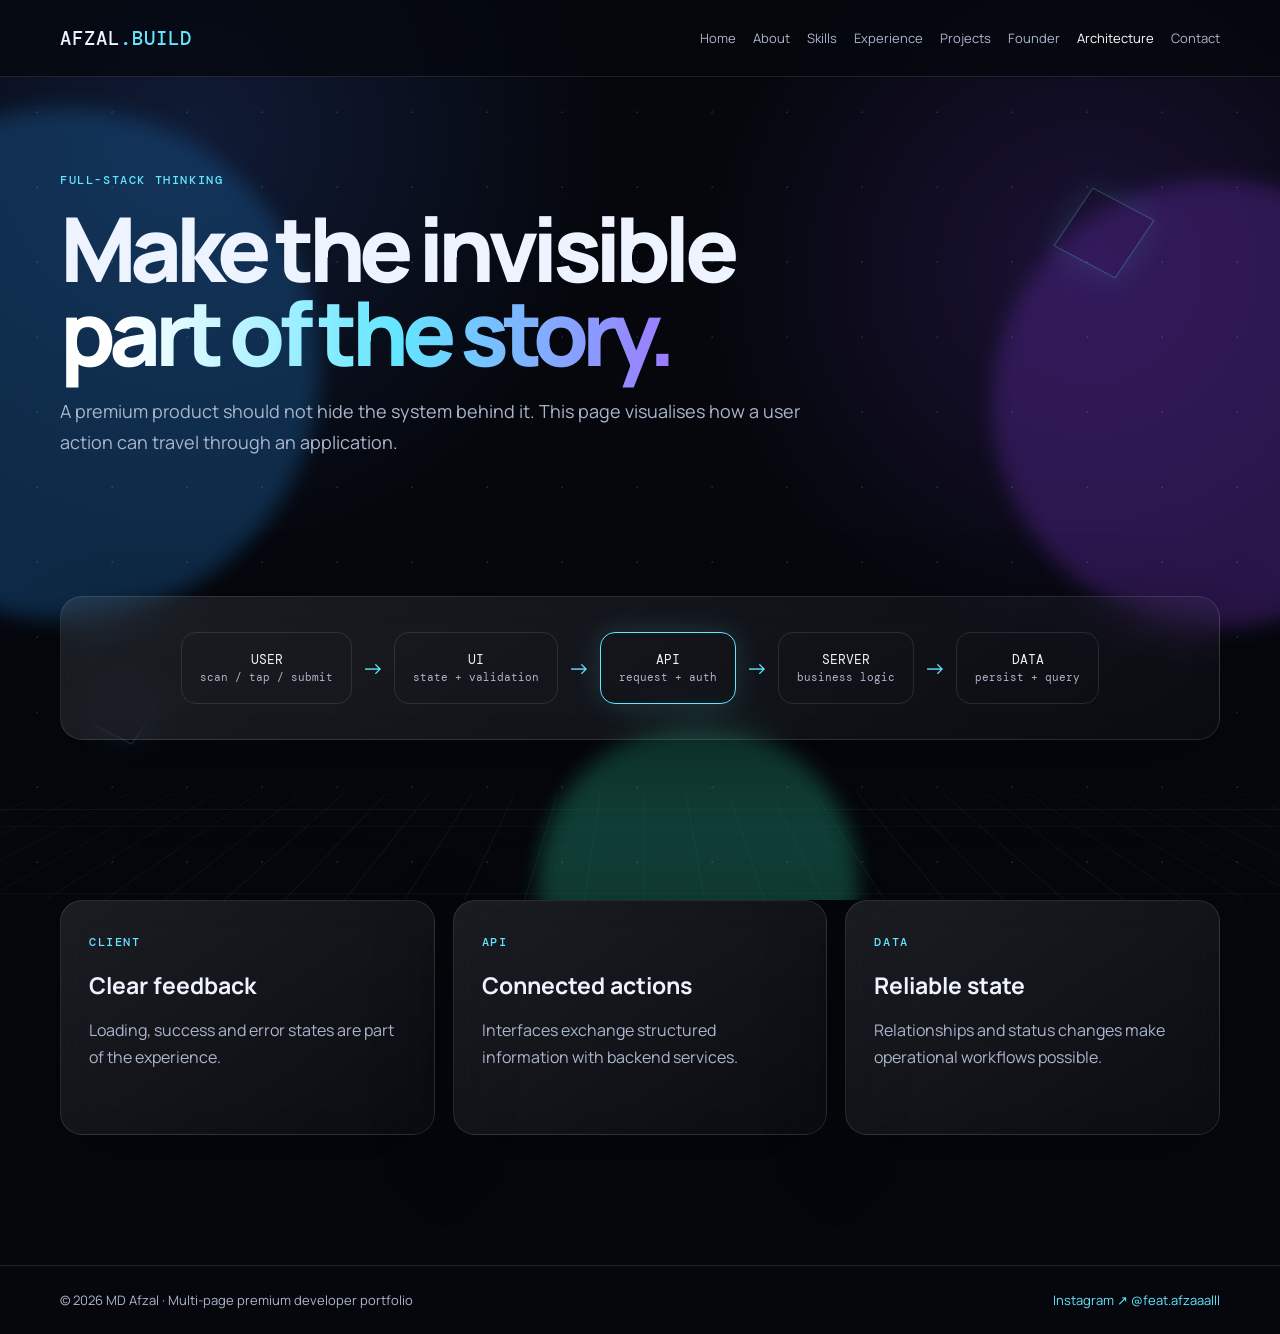
<file: architecture.html>
<!doctype html>
<html lang="en"><head>
<meta charset="utf-8"><meta name="viewport" content="width=device-width,initial-scale=1">
<meta name="theme-color" content="#05070d"><title>MD Afzal — Architecture</title>
<link rel="stylesheet" href="style.css">
</head><body>
<div class="scene" aria-hidden="true"><div class="grid-floor"></div><div class="orb o1"></div><div class="orb o2"></div><div class="orb o3"></div><div class="cube c1"></div><div class="cube c2"></div><div class="stars"></div></div>
<header class="nav"><div class="navin"><a href="index.html" class="brand">AFZAL<span>.BUILD</span></a><nav class="links"><a class="" href="index.html">Home</a><a class="" href="about.html">About</a><a class="" href="skills.html">Skills</a><a class="" href="experience.html">Experience</a><a class="" href="projects.html">Projects</a><a class="" href="fluuexqr-founder.html">Founder</a><a class="active" href="architecture.html">Architecture</a><a class="" href="contact.html">Contact</a></nav><button class="menu-btn" aria-label="Toggle navigation">☰</button></div></header>
<main>
<section class="wrap pagehero"><div class="eyebrow">FULL-STACK THINKING</div><h1>Make the invisible<br><span class="gradient">part of the story.</span></h1><p>A premium product should not hide the system behind it. This page visualises how a user action can travel through an application.</p></section>
<section class="wrap section"><div class="architecture-map glass"><div class="arch-node">USER<br><small>scan / tap / submit</small></div><div class="arch-arrow">→</div><div class="arch-node">UI<br><small>state + validation</small></div><div class="arch-arrow">→</div><div class="arch-node active-node">API<br><small>request + auth</small></div><div class="arch-arrow">→</div><div class="arch-node">SERVER<br><small>business logic</small></div><div class="arch-arrow">→</div><div class="arch-node">DATA<br><small>persist + query</small></div></div></section>
<section class="wrap section grid"><article class="card glass"><span class="num">CLIENT</span><h3>Clear feedback</h3><p>Loading, success and error states are part of the experience.</p></article><article class="card glass"><span class="num">API</span><h3>Connected actions</h3><p>Interfaces exchange structured information with backend services.</p></article><article class="card glass"><span class="num">DATA</span><h3>Reliable state</h3><p>Relationships and status changes make operational workflows possible.</p></article></section>
</main>
<footer class="footer"><div class="wrap footerin"><span>© 2026 MD Afzal · Multi-page premium developer portfolio</span><a class="social" target="_blank" rel="noopener" href="https://www.instagram.com/feat.afzaaalll?igsi=eG5xNHVpbTdmZjRz">Instagram ↗ @feat.afzaaalll</a></div></footer>
<script src="app.js"></script></body></html>
</file>
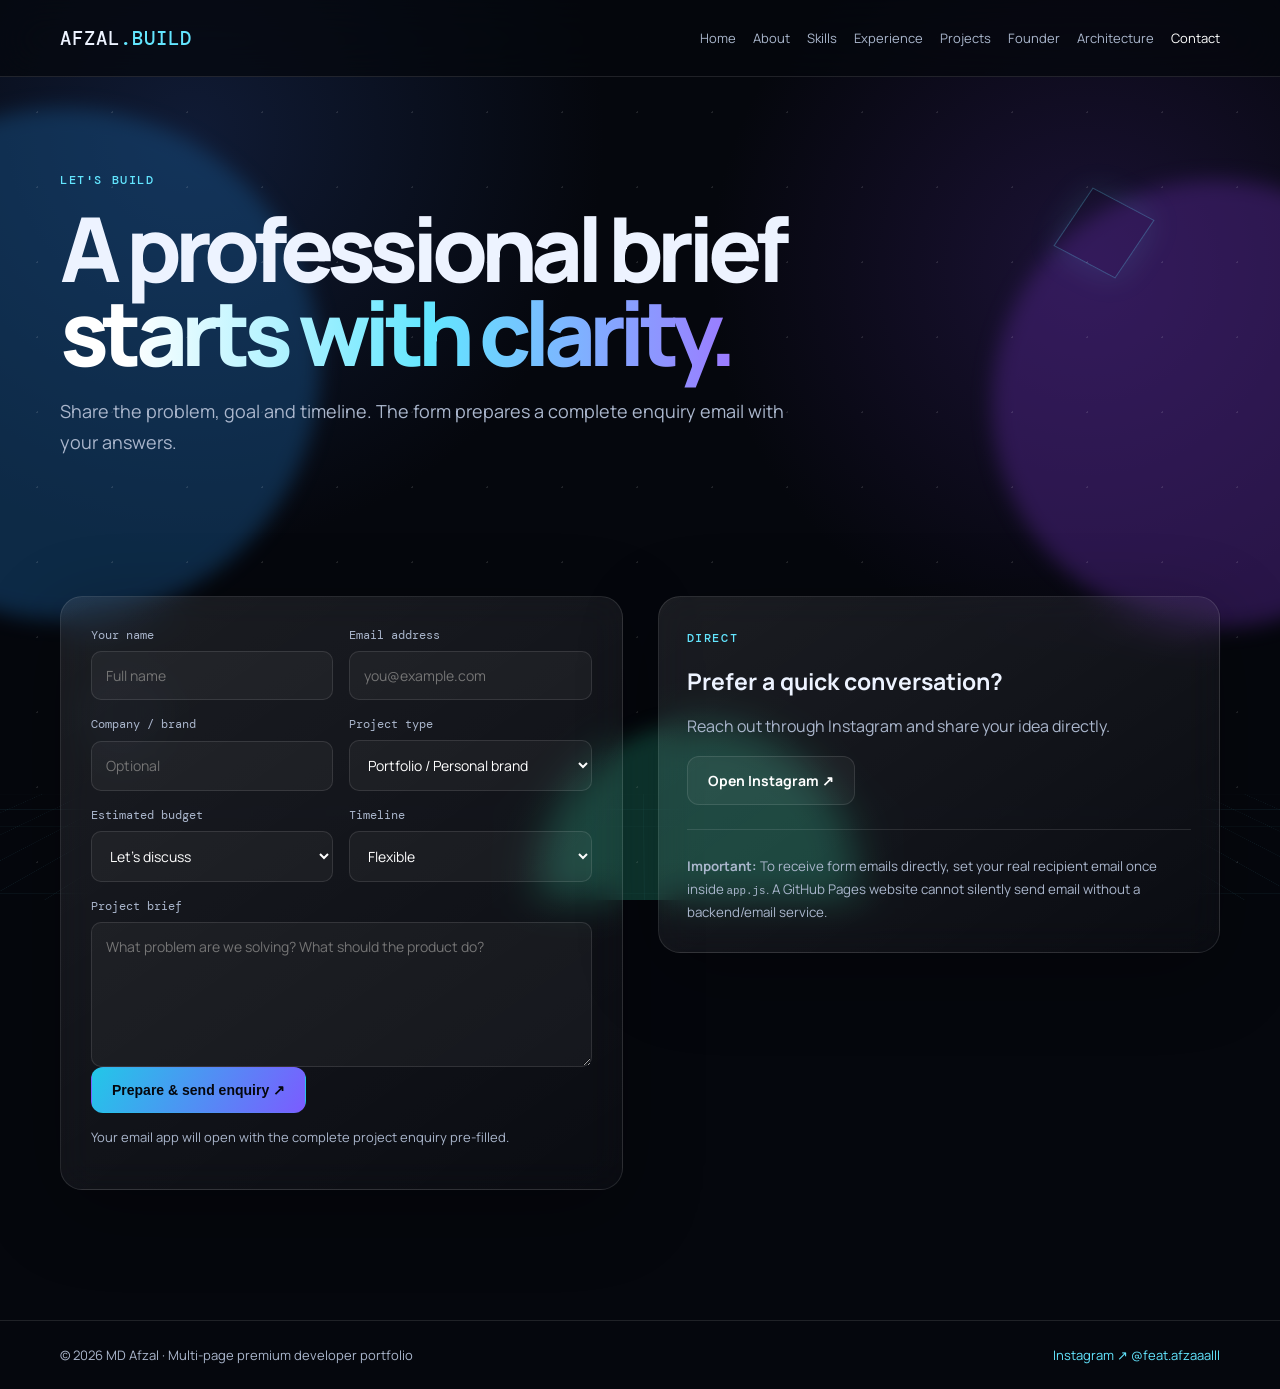
<file: contact.html>
<!doctype html>
<html lang="en"><head>
<meta charset="utf-8"><meta name="viewport" content="width=device-width,initial-scale=1">
<meta name="theme-color" content="#05070d"><title>MD Afzal — Contact</title>
<link rel="stylesheet" href="style.css">
</head><body>
<div class="scene" aria-hidden="true"><div class="grid-floor"></div><div class="orb o1"></div><div class="orb o2"></div><div class="orb o3"></div><div class="cube c1"></div><div class="cube c2"></div><div class="stars"></div></div>
<header class="nav"><div class="navin"><a href="index.html" class="brand">AFZAL<span>.BUILD</span></a><nav class="links"><a class="" href="index.html">Home</a><a class="" href="about.html">About</a><a class="" href="skills.html">Skills</a><a class="" href="experience.html">Experience</a><a class="" href="projects.html">Projects</a><a class="" href="fluuexqr-founder.html">Founder</a><a class="" href="architecture.html">Architecture</a><a class="active" href="contact.html">Contact</a></nav><button class="menu-btn" aria-label="Toggle navigation">☰</button></div></header>
<main>
<section class="wrap pagehero"><div class="eyebrow">LET'S BUILD</div><h1>A professional brief<br><span class="gradient">starts with clarity.</span></h1><p>Share the problem, goal and timeline. The form prepares a complete enquiry email with your answers.</p></section>
<section class="wrap section contact-layout">
<form id="contactForm" class="form glass">
<div class="formgrid">
<div class="field"><label>Your name</label><input id="name" required placeholder="Full name"></div>
<div class="field"><label>Email address</label><input id="email" type="email" required placeholder="you@example.com"></div>
<div class="field"><label>Company / brand</label><input id="company" placeholder="Optional"></div>
<div class="field"><label>Project type</label><select id="type"><option>Portfolio / Personal brand</option><option>Business website</option><option>QR ordering / digital system</option><option>Dashboard / web app</option><option>Custom product build</option></select></div>
<div class="field"><label>Estimated budget</label><select id="budget"><option>Let's discuss</option><option>Starter project</option><option>Growth project</option><option>Custom product build</option></select></div>
<div class="field"><label>Timeline</label><select id="timeline"><option>Flexible</option><option>1–2 weeks</option><option>Within a month</option><option>Urgent</option></select></div>
<div class="field full"><label>Project brief</label><textarea id="message" required placeholder="What problem are we solving? What should the product do?"></textarea></div>
</div>
<button class="btn primary" type="submit">Prepare & send enquiry ↗</button>
<p id="formmsg">Your email app will open with the complete project enquiry pre-filled.</p>
</form>
<aside class="contact-card glass"><span class="num">DIRECT</span><h3>Prefer a quick conversation?</h3><p>Reach out through Instagram and share your idea directly.</p><a class="btn" target="_blank" rel="noopener" href="https://www.instagram.com/feat.afzaaalll?igsi=eG5xNHVpbTdmZjRz">Open Instagram ↗</a><hr><small><b>Important:</b> To receive form emails directly, set your real recipient email once inside <code>app.js</code>. A GitHub Pages website cannot silently send email without a backend/email service.</small></aside>
</section>
</main>
<footer class="footer"><div class="wrap footerin"><span>© 2026 MD Afzal · Multi-page premium developer portfolio</span><a class="social" target="_blank" rel="noopener" href="https://www.instagram.com/feat.afzaaalll?igsi=eG5xNHVpbTdmZjRz">Instagram ↗ @feat.afzaaalll</a></div></footer>
<script src="app.js"></script></body></html>
</file>
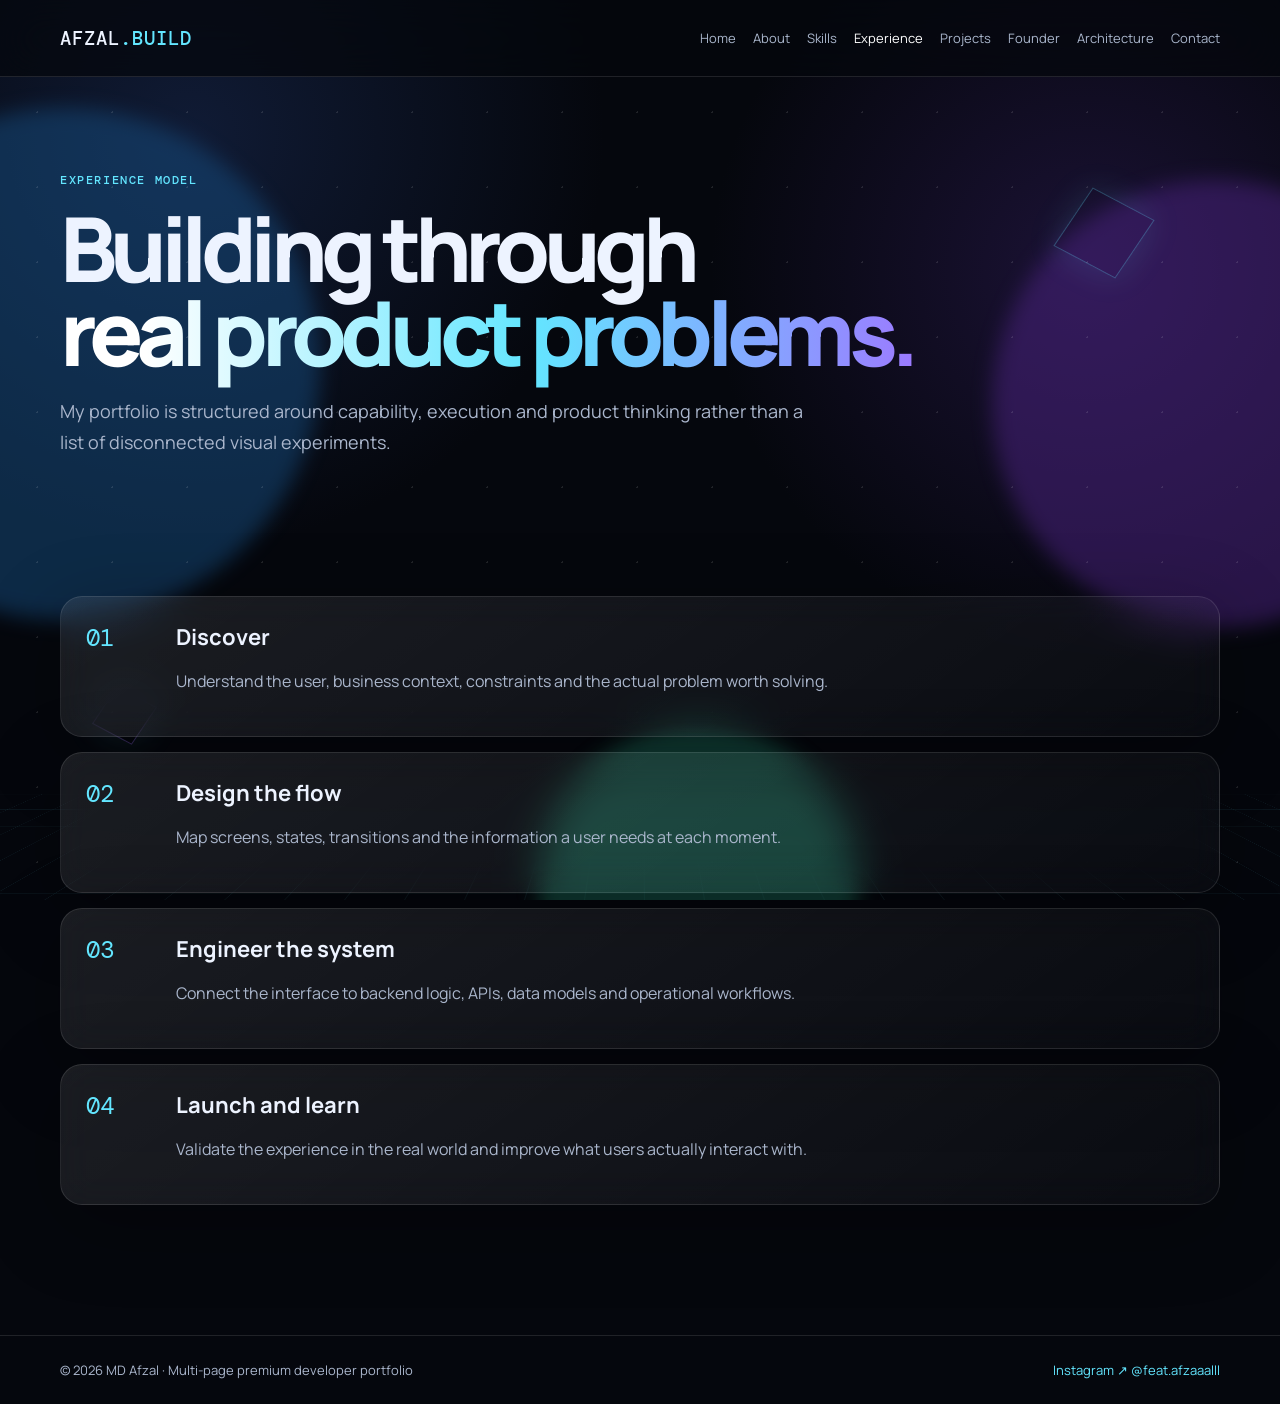
<file: experience.html>
<!doctype html>
<html lang="en"><head>
<meta charset="utf-8"><meta name="viewport" content="width=device-width,initial-scale=1">
<meta name="theme-color" content="#05070d"><title>MD Afzal — Experience</title>
<link rel="stylesheet" href="style.css">
</head><body>
<div class="scene" aria-hidden="true"><div class="grid-floor"></div><div class="orb o1"></div><div class="orb o2"></div><div class="orb o3"></div><div class="cube c1"></div><div class="cube c2"></div><div class="stars"></div></div>
<header class="nav"><div class="navin"><a href="index.html" class="brand">AFZAL<span>.BUILD</span></a><nav class="links"><a class="" href="index.html">Home</a><a class="" href="about.html">About</a><a class="" href="skills.html">Skills</a><a class="active" href="experience.html">Experience</a><a class="" href="projects.html">Projects</a><a class="" href="fluuexqr-founder.html">Founder</a><a class="" href="architecture.html">Architecture</a><a class="" href="contact.html">Contact</a></nav><button class="menu-btn" aria-label="Toggle navigation">☰</button></div></header>
<main>
<section class="wrap pagehero"><div class="eyebrow">EXPERIENCE MODEL</div><h1>Building through<br><span class="gradient">real product problems.</span></h1><p>My portfolio is structured around capability, execution and product thinking rather than a list of disconnected visual experiments.</p></section>
<section class="wrap section timeline">
<article class="timeline-item glass"><span>01</span><div><h3>Discover</h3><p>Understand the user, business context, constraints and the actual problem worth solving.</p></div></article>
<article class="timeline-item glass"><span>02</span><div><h3>Design the flow</h3><p>Map screens, states, transitions and the information a user needs at each moment.</p></div></article>
<article class="timeline-item glass"><span>03</span><div><h3>Engineer the system</h3><p>Connect the interface to backend logic, APIs, data models and operational workflows.</p></div></article>
<article class="timeline-item glass"><span>04</span><div><h3>Launch and learn</h3><p>Validate the experience in the real world and improve what users actually interact with.</p></div></article>
</section>
</main>
<footer class="footer"><div class="wrap footerin"><span>© 2026 MD Afzal · Multi-page premium developer portfolio</span><a class="social" target="_blank" rel="noopener" href="https://www.instagram.com/feat.afzaaalll?igsi=eG5xNHVpbTdmZjRz">Instagram ↗ @feat.afzaaalll</a></div></footer>
<script src="app.js"></script></body></html>
</file>
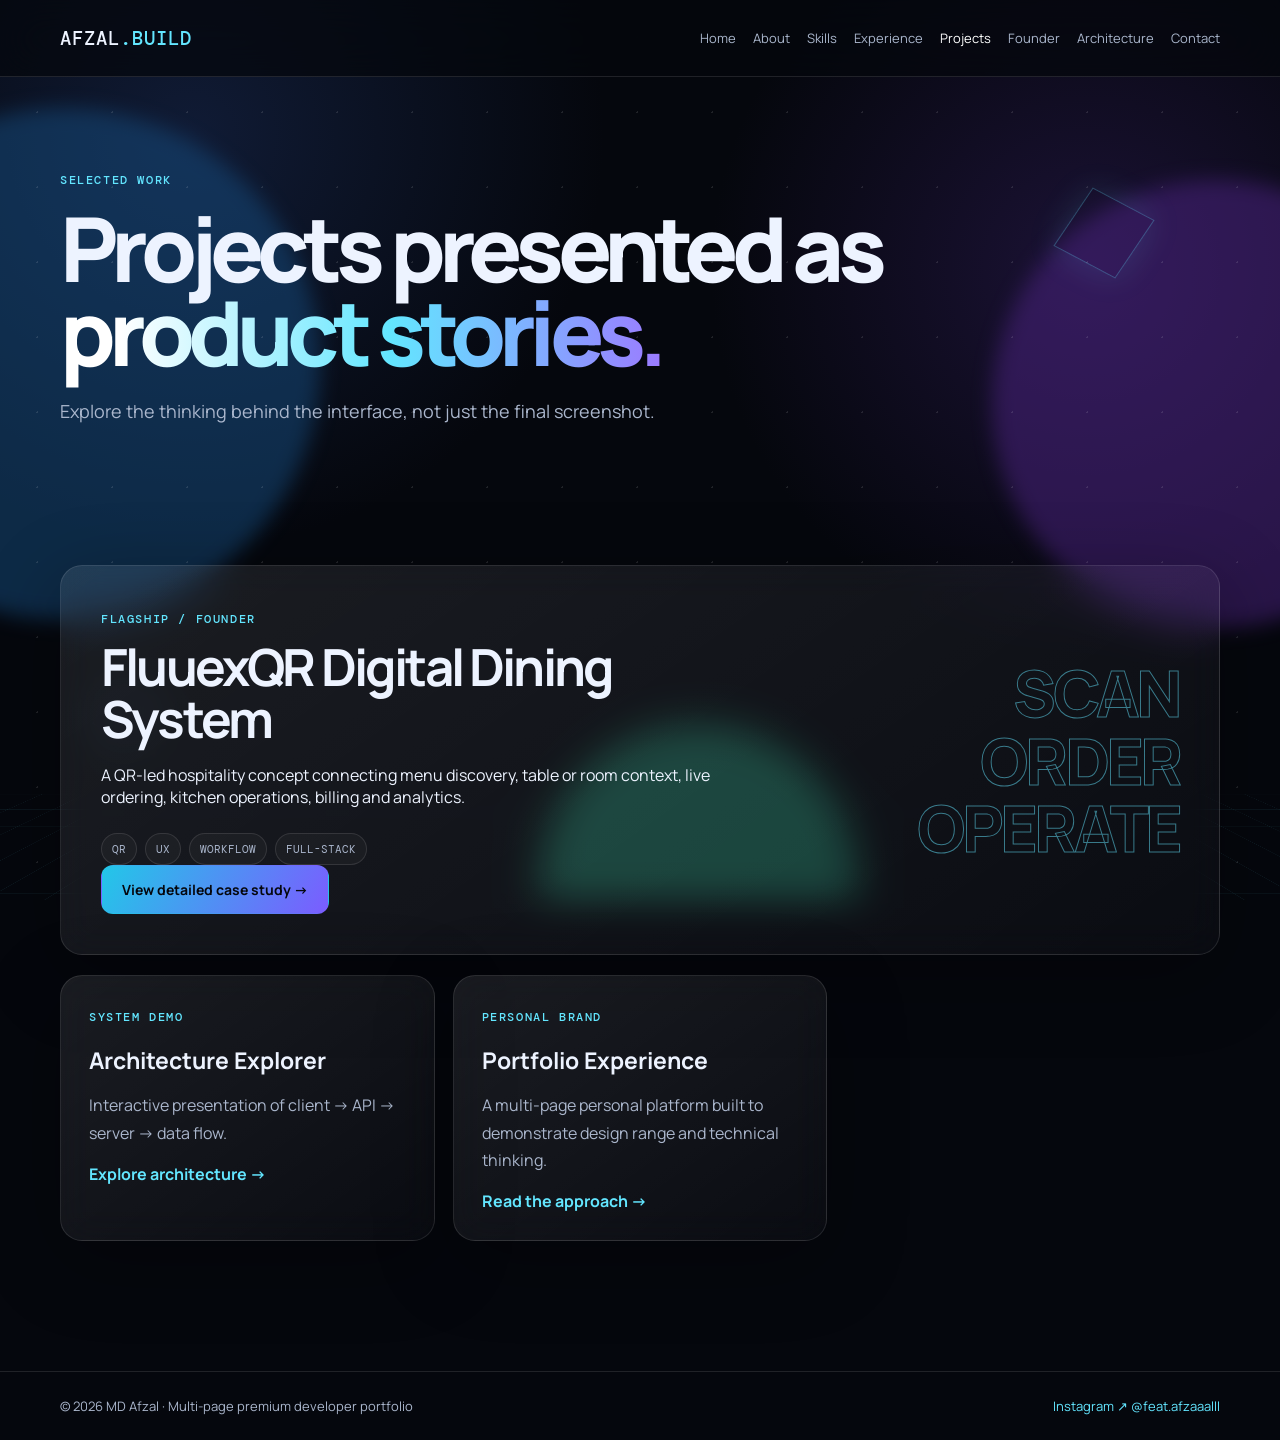
<file: projects.html>
<!doctype html>
<html lang="en"><head>
<meta charset="utf-8"><meta name="viewport" content="width=device-width,initial-scale=1">
<meta name="theme-color" content="#05070d"><title>MD Afzal — Projects</title>
<link rel="stylesheet" href="style.css">
</head><body>
<div class="scene" aria-hidden="true"><div class="grid-floor"></div><div class="orb o1"></div><div class="orb o2"></div><div class="orb o3"></div><div class="cube c1"></div><div class="cube c2"></div><div class="stars"></div></div>
<header class="nav"><div class="navin"><a href="index.html" class="brand">AFZAL<span>.BUILD</span></a><nav class="links"><a class="" href="index.html">Home</a><a class="" href="about.html">About</a><a class="" href="skills.html">Skills</a><a class="" href="experience.html">Experience</a><a class="active" href="projects.html">Projects</a><a class="" href="fluuexqr-founder.html">Founder</a><a class="" href="architecture.html">Architecture</a><a class="" href="contact.html">Contact</a></nav><button class="menu-btn" aria-label="Toggle navigation">☰</button></div></header>
<main>
<section class="wrap pagehero"><div class="eyebrow">SELECTED WORK</div><h1>Projects presented as<br><span class="gradient">product stories.</span></h1><p>Explore the thinking behind the interface, not just the final screenshot.</p></section>
<section class="wrap section project-list">
<article class="project-feature glass"><div><span class="num">FLAGSHIP / FOUNDER</span><h2>FluuexQR Digital Dining System</h2><p>A QR-led hospitality concept connecting menu discovery, table or room context, live ordering, kitchen operations, billing and analytics.</p><div class="project-tags"><span>QR</span><span>UX</span><span>WORKFLOW</span><span>FULL-STACK</span></div><a class="btn primary" href="fluuexqr-founder.html">View detailed case study →</a></div><div class="project-art">SCAN<br>ORDER<br>OPERATE</div></article>
<article class="grid"><div class="card glass"><span class="num">SYSTEM DEMO</span><h3>Architecture Explorer</h3><p>Interactive presentation of client → API → server → data flow.</p><a class="textlink" href="architecture.html">Explore architecture →</a></div><div class="card glass"><span class="num">PERSONAL BRAND</span><h3>Portfolio Experience</h3><p>A multi-page personal platform built to demonstrate design range and technical thinking.</p><a class="textlink" href="about.html">Read the approach →</a></div></article>
</section>
</main>
<footer class="footer"><div class="wrap footerin"><span>© 2026 MD Afzal · Multi-page premium developer portfolio</span><a class="social" target="_blank" rel="noopener" href="https://www.instagram.com/feat.afzaaalll?igsi=eG5xNHVpbTdmZjRz">Instagram ↗ @feat.afzaaalll</a></div></footer>
<script src="app.js"></script></body></html>
</file>
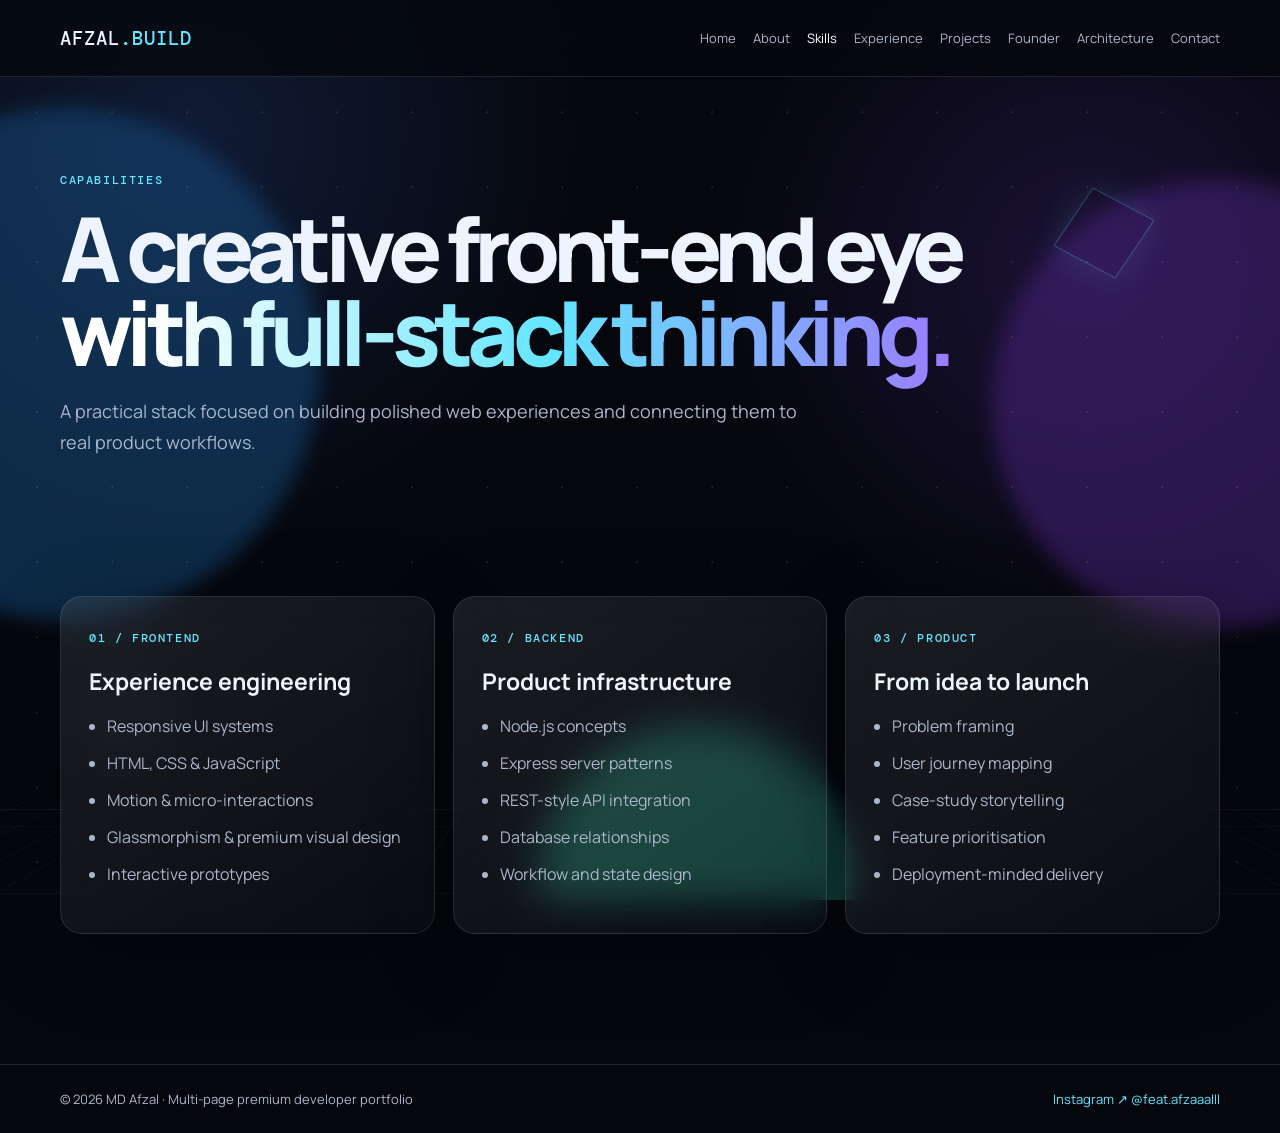
<file: skills.html>
<!doctype html>
<html lang="en"><head>
<meta charset="utf-8"><meta name="viewport" content="width=device-width,initial-scale=1">
<meta name="theme-color" content="#05070d"><title>MD Afzal — Skills</title>
<link rel="stylesheet" href="style.css">
</head><body>
<div class="scene" aria-hidden="true"><div class="grid-floor"></div><div class="orb o1"></div><div class="orb o2"></div><div class="orb o3"></div><div class="cube c1"></div><div class="cube c2"></div><div class="stars"></div></div>
<header class="nav"><div class="navin"><a href="index.html" class="brand">AFZAL<span>.BUILD</span></a><nav class="links"><a class="" href="index.html">Home</a><a class="" href="about.html">About</a><a class="active" href="skills.html">Skills</a><a class="" href="experience.html">Experience</a><a class="" href="projects.html">Projects</a><a class="" href="fluuexqr-founder.html">Founder</a><a class="" href="architecture.html">Architecture</a><a class="" href="contact.html">Contact</a></nav><button class="menu-btn" aria-label="Toggle navigation">☰</button></div></header>
<main>
<section class="wrap pagehero"><div class="eyebrow">CAPABILITIES</div><h1>A creative front-end eye<br><span class="gradient">with full-stack thinking.</span></h1><p>A practical stack focused on building polished web experiences and connecting them to real product workflows.</p></section>
<section class="wrap section skill-columns">
<div class="glass skill-panel"><span class="num">01 / FRONTEND</span><h3>Experience engineering</h3><ul><li>Responsive UI systems</li><li>HTML, CSS & JavaScript</li><li>Motion & micro-interactions</li><li>Glassmorphism & premium visual design</li><li>Interactive prototypes</li></ul></div>
<div class="glass skill-panel"><span class="num">02 / BACKEND</span><h3>Product infrastructure</h3><ul><li>Node.js concepts</li><li>Express server patterns</li><li>REST-style API integration</li><li>Database relationships</li><li>Workflow and state design</li></ul></div>
<div class="glass skill-panel"><span class="num">03 / PRODUCT</span><h3>From idea to launch</h3><ul><li>Problem framing</li><li>User journey mapping</li><li>Case-study storytelling</li><li>Feature prioritisation</li><li>Deployment-minded delivery</li></ul></div>
</section>
</main>
<footer class="footer"><div class="wrap footerin"><span>© 2026 MD Afzal · Multi-page premium developer portfolio</span><a class="social" target="_blank" rel="noopener" href="https://www.instagram.com/feat.afzaaalll?igsi=eG5xNHVpbTdmZjRz">Instagram ↗ @feat.afzaaalll</a></div></footer>
<script src="app.js"></script></body></html>
</file>
<file: style.css>
@import url('https://fonts.googleapis.com/css2?family=DM+Mono:wght@400;500&family=Manrope:wght@400;500;600;700;800&display=swap');
:root{--bg:#05070d;--panel:rgba(14,18,31,.62);--text:#edf3ff;--muted:#aab6cc;--line:rgba(255,255,255,.11);--cyan:#63e6ff;--violet:#9b7bff;--lime:#b8ff79}
*{box-sizing:border-box}html{scroll-behavior:smooth}body{margin:0;background:var(--bg);color:var(--text);font-family:Manrope,Arial,sans-serif;overflow-x:hidden}a{color:inherit;text-decoration:none}
.scene{position:fixed;inset:0;z-index:-2;overflow:hidden;background:radial-gradient(circle at 15% 15%,#101b35 0,transparent 31%),radial-gradient(circle at 85% 30%,#1b1235 0,transparent 30%),#05070d}.grid-floor{position:absolute;left:-20%;right:-20%;bottom:-35%;height:70%;background-image:linear-gradient(rgba(99,230,255,.08) 1px,transparent 1px),linear-gradient(90deg,rgba(99,230,255,.08) 1px,transparent 1px);background-size:60px 60px;transform:perspective(700px) rotateX(62deg);animation:gridMove 18s linear infinite}.orb{position:absolute;border-radius:50%;filter:blur(10px);opacity:.5;animation:float 10s ease-in-out infinite}.o1{width:32rem;height:32rem;background:#164d80;left:-12rem;top:12%}.o2{width:28rem;height:28rem;background:#4c2382;right:-10rem;top:20%;animation-delay:-4s}.o3{width:20rem;height:20rem;background:#1d755f;left:42%;bottom:-9rem;animation-delay:-7s}.cube{position:absolute;width:70px;height:70px;border:1px solid rgba(99,230,255,.28);transform:rotate(28deg) skew(-6deg);box-shadow:0 0 35px rgba(99,230,255,.13);animation:spinFloat 13s ease-in-out infinite}.c1{right:11%;top:22%}.c2{left:8%;bottom:18%;width:45px;height:45px;border-color:rgba(155,123,255,.35);animation-delay:-6s}.stars{position:absolute;inset:0;background-image:radial-gradient(#fff 1px,transparent 1px);background-size:75px 75px;opacity:.11}
.nav{position:sticky;top:0;z-index:20;border-bottom:1px solid var(--line);background:rgba(5,7,13,.72);backdrop-filter:blur(20px)}.navin,.wrap{width:min(1160px,calc(100% - 40px));margin:auto}.navin{height:76px;display:flex;align-items:center;justify-content:space-between;gap:20px}.brand{font-family:"DM Mono",monospace;font-size:19px;font-weight:500;letter-spacing:1px}.brand span{color:var(--cyan)}.links{display:flex;gap:17px;align-items:center}.links a{font-size:13px;color:var(--muted);transition:.25s}.links a:hover,.links a.active{color:#fff}.menu-btn{display:none;background:none;border:0;color:white;font-size:24px}
.hero{min-height:calc(100vh - 76px);display:grid;grid-template-columns:1.2fr .8fr;align-items:center;gap:70px;padding:80px 0}.eyebrow,.num{font:500 12px "DM Mono",monospace;color:var(--cyan);letter-spacing:1.6px}.hero h1,.pagehero h1{font-size:clamp(3rem,7vw,6.6rem);line-height:.94;letter-spacing:-.075em;margin:18px 0 22px;font-weight:800}.gradient{background:linear-gradient(90deg,#fff 10%,var(--cyan),var(--violet));-webkit-background-clip:text;background-clip:text;color:transparent}.lead{font-size:18px;line-height:1.75;color:var(--muted);max-width:760px}.btns{display:flex;gap:12px;flex-wrap:wrap;margin-top:30px}.btn{display:inline-flex;align-items:center;justify-content:center;padding:14px 20px;border-radius:12px;border:1px solid var(--line);background:rgba(255,255,255,.04);font-weight:700;font-size:14px;transition:.3s;cursor:pointer;color:white}.btn:hover{transform:translateY(-3px);border-color:rgba(99,230,255,.55);box-shadow:0 12px 35px rgba(0,0,0,.25)}.primary{background:linear-gradient(120deg,#22c7e8,#7b5cff);border-color:transparent;color:#05070d}.hero-tags,.project-tags{display:flex;gap:8px;flex-wrap:wrap;margin-top:25px}.hero-tags span,.project-tags span{font:11px "DM Mono",monospace;padding:8px 10px;border:1px solid var(--line);border-radius:999px;color:var(--muted);background:rgba(255,255,255,.03)}
.profile-3d{position:relative;min-height:520px;display:grid;place-items:center;perspective:1000px}.profile{position:relative;width:min(100%,370px);padding:11px;overflow:hidden}.profile img,.portrait-card img{display:block;width:100%;height:440px;object-fit:cover;object-position:center top;border-radius:18px;filter:contrast(1.05) saturate(.85)}.status{padding:14px 10px 7px;color:var(--muted);font-size:13px}.status b{color:var(--lime)}.glass{background:linear-gradient(145deg,rgba(255,255,255,.09),rgba(255,255,255,.025));border:1px solid var(--line);box-shadow:0 20px 80px rgba(0,0,0,.32);backdrop-filter:blur(18px);border-radius:22px}.profile-ring{position:absolute;border:1px solid rgba(99,230,255,.22);border-radius:50%;animation:spin 20s linear infinite}.r1{width:470px;height:470px}.r2{width:570px;height:570px;border-color:rgba(155,123,255,.14);animation-direction:reverse}.floating-chip{position:absolute;font:11px "DM Mono",monospace;padding:10px 13px;border:1px solid var(--line);background:rgba(9,13,25,.75);backdrop-filter:blur(12px);border-radius:10px;animation:float 6s ease-in-out infinite}.chip-a{left:-10px;top:16%}.chip-b{right:-10px;bottom:17%;animation-delay:-3s}.caret{color:var(--cyan);animation:blink .8s steps(2) infinite}.metrics{display:grid;grid-template-columns:repeat(3,1fr);gap:16px;margin:10px auto 70px}.metric{padding:24px}.metric b{font-size:32px;display:block;margin-bottom:7px}.metric span{color:var(--muted);font-size:14px}.section{padding:80px 0}.sectionhead{max-width:850px;margin-bottom:35px}.section h2{font-size:clamp(2rem,4vw,4.2rem);line-height:1.02;letter-spacing:-.055em;margin:12px 0 20px}.grid{display:grid;grid-template-columns:repeat(3,1fr);gap:18px}.card{padding:28px;min-height:235px}.card h3,.skill-panel h3,.contact-card h3{font-size:23px;margin:18px 0 12px}.card p,.skill-panel li,.timeline-item p,.contact-card p{color:var(--muted);line-height:1.7}.split,.contact-layout{display:grid;grid-template-columns:1fr 1fr;gap:35px;align-items:center}.system-preview{padding:26px;min-height:260px}.preview-top{display:flex;gap:8px;align-items:center;color:var(--muted);font:11px "DM Mono",monospace}.preview-top span{width:9px;height:9px;border-radius:50%;background:var(--violet)}.flowline{display:flex;align-items:center;gap:9px;flex-wrap:wrap;justify-content:center;padding:65px 10px;font:12px "DM Mono",monospace}.flowline i{font-style:normal;padding:10px;border:1px solid var(--line);border-radius:8px}.pagehero{padding:95px 0 40px}.pagehero p{font-size:18px;line-height:1.7;color:var(--muted);max-width:760px}.portrait-card{padding:10px}.portrait-card img{height:520px}.skill-columns{display:grid;grid-template-columns:repeat(3,1fr);gap:18px}.skill-panel{padding:28px}.skill-panel ul{padding-left:18px}.skill-panel li{margin:10px 0}.timeline{display:grid;gap:15px}.timeline-item{padding:25px;display:grid;grid-template-columns:70px 1fr;gap:20px}.timeline-item>span{font-size:24px;color:var(--cyan);font-family:"DM Mono",monospace}.timeline-item h3{margin:0;font-size:22px}.project-list{display:grid;gap:20px}.project-feature{padding:40px;display:grid;grid-template-columns:1.2fr .8fr;gap:30px;align-items:center}.project-art{font-size:clamp(2rem,5vw,4rem);font-weight:800;line-height:1.05;letter-spacing:-.06em;color:transparent;-webkit-text-stroke:1px rgba(99,230,255,.5);text-align:right}.architecture-map{padding:35px;display:flex;align-items:center;justify-content:center;gap:10px;flex-wrap:wrap}.arch-node{padding:18px;border:1px solid var(--line);border-radius:15px;text-align:center;font:13px "DM Mono",monospace}.arch-node small{color:var(--muted)}.active-node{border-color:var(--cyan);box-shadow:0 0 30px rgba(99,230,255,.16)}.arch-arrow{color:var(--cyan);font-size:22px}.contact-layout{align-items:start}.form{padding:30px}.formgrid{display:grid;grid-template-columns:1fr 1fr;gap:16px}.field{display:grid;gap:8px}.field.full{grid-column:1/-1}.field label{font-size:12px;color:var(--muted);font-family:"DM Mono",monospace}input,textarea,select{width:100%;background:rgba(255,255,255,.04);border:1px solid var(--line);border-radius:10px;color:#fff;padding:14px;font:14px Manrope,Arial}textarea{min-height:145px;resize:vertical}select option{background:#101522}#formmsg{color:var(--muted);font-size:13px;margin-top:15px}.contact-card{padding:28px}.contact-card hr{border:0;border-top:1px solid var(--line);margin:24px 0}.contact-card small{color:var(--muted);line-height:1.6}.case-intro{display:grid;grid-template-columns:repeat(3,1fr);gap:15px}.case-stat{padding:25px}.case-stat b{font-size:44px;display:block;color:var(--cyan)}.case-stat span{color:var(--muted)}.case-row{display:grid;grid-template-columns:1fr 1fr;gap:45px;align-items:center}.case-row.reverse{direction:rtl}.case-row.reverse>*{direction:ltr}.case-img{width:100%;padding:15px;min-height:270px;background:rgba(255,255,255,.04)}.demo-panel{padding:30px;display:grid;grid-template-columns:1fr 1fr;gap:25px;align-items:center}.menu-demo{display:grid;gap:10px}.menu-demo>button:not(.btn){background:rgba(255,255,255,.05);border:1px solid var(--line);padding:15px;border-radius:12px;color:white;text-align:left;cursor:pointer;display:flex;justify-content:space-between}.menu-demo>button:hover{border-color:var(--cyan)}#orderStatus{font:12px "DM Mono",monospace;color:var(--lime);padding:10px 0}.textlink{color:var(--cyan);font-weight:700}.footer{border-top:1px solid var(--line);margin-top:50px;padding:25px 0;color:var(--muted);font-size:13px}.footerin{display:flex;justify-content:space-between;gap:20px}.social{color:var(--cyan)}
@keyframes float{50%{transform:translate3d(0,-22px,0) rotate(3deg)}}@keyframes spin{to{transform:rotate(360deg)}}@keyframes spinFloat{50%{transform:translateY(-28px) rotate(160deg)}}@keyframes gridMove{to{background-position:0 60px,60px 0}}@keyframes blink{50%{opacity:0}}
@media(max-width:900px){.links{display:none;position:absolute;left:20px;right:20px;top:76px;padding:20px;background:#0b1020;border:1px solid var(--line);border-radius:0 0 16px 16px;flex-direction:column;align-items:flex-start}.links.open{display:flex}.menu-btn{display:block}.hero,.split,.contact-layout,.case-row,.demo-panel,.project-feature{grid-template-columns:1fr}.hero{padding-top:55px}.profile-3d{min-height:430px;order:-1}.r2{display:none}.metrics,.grid,.skill-columns,.case-intro{grid-template-columns:1fr}.case-row.reverse{direction:ltr}.footerin{flex-direction:column}.formgrid{grid-template-columns:1fr}.pagehero{padding-top:65px}.project-art{text-align:left}.profile img{height:420px}.hero h1{font-size:clamp(3rem,13vw,5rem)}}
</file>
